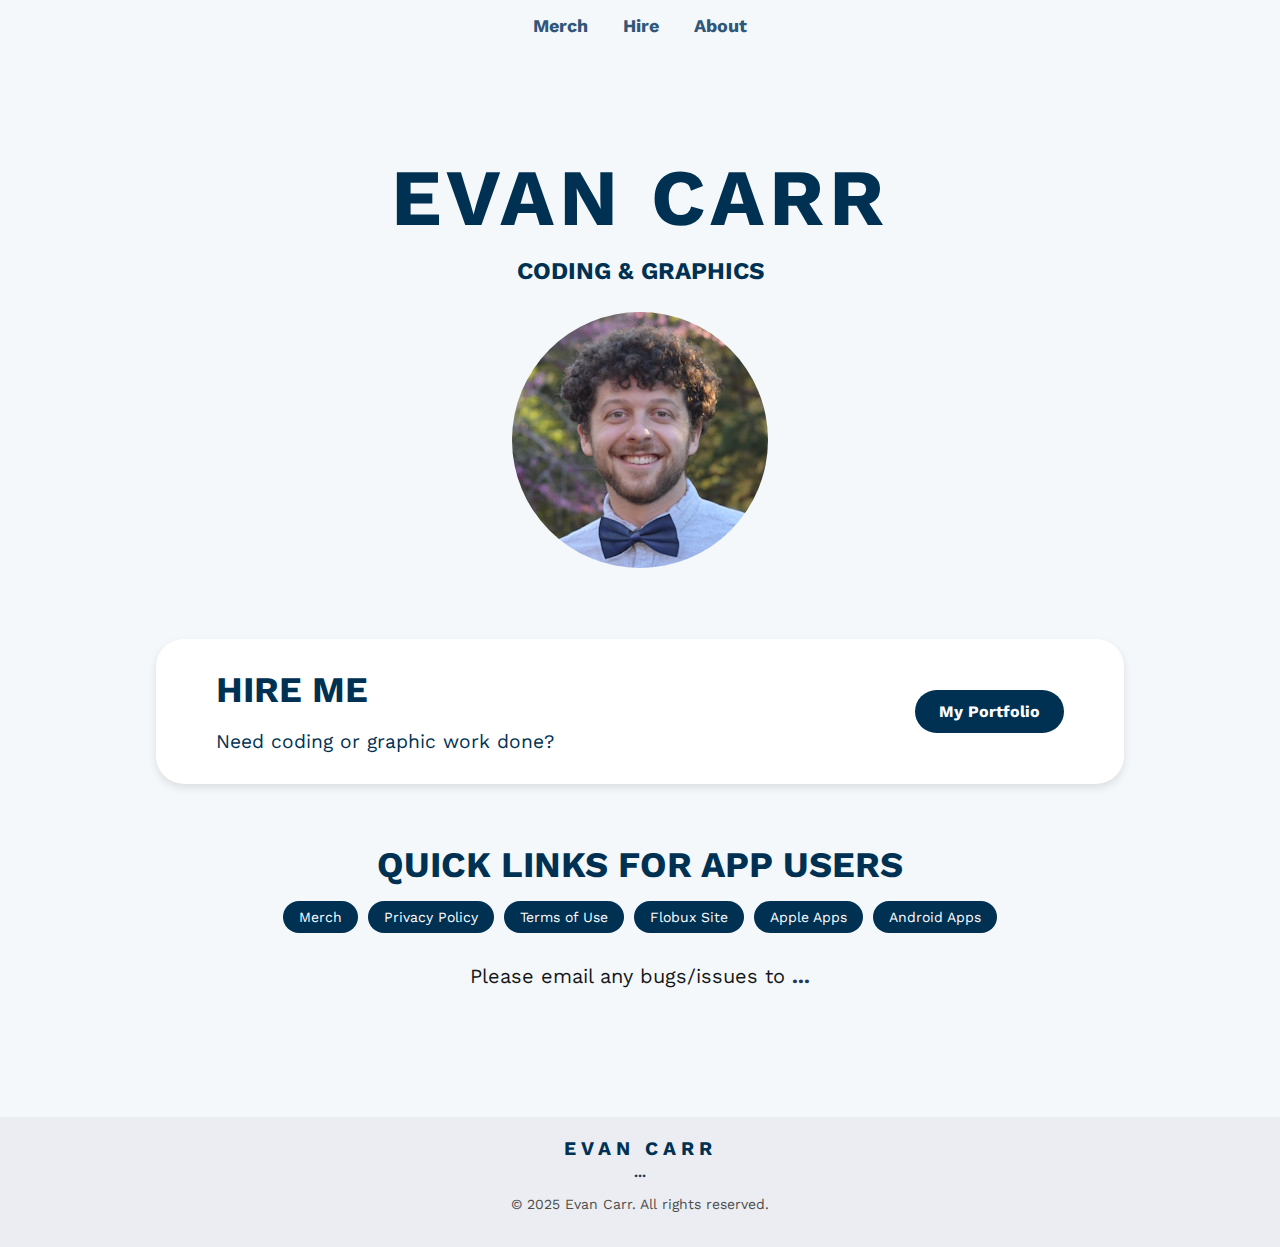
<file: index.html>
<!DOCTYPE html>
<html lang="en">
   <head>
      <meta charset="UTF-8">
      <meta name="viewport" content="width=device-width, initial-scale=1.0">
      <meta name="description" content="Evan Carr - professional coding and graphics services. View my portfolio, hire me for projects, or explore my latest apps and merch.">
      <meta name="keywords" content="Evan Carr, web developer, app developer, 3D modeling, Blender, scripting, API development, hire developer, freelance programmer">

      <title>Evan Carr</title>
      <meta charset="utf-8" >
      <link rel="stylesheet" href="globalstyle.css"/>
      <link rel="stylesheet" href="indexstyle.css"/>
      <link rel="stylesheet" href="https://cdnjs.cloudflare.com/ajax/libs/font-awesome/6.0.0-beta3/css/all.min.css">
      <link rel="preconnect" href="https://fonts.googleapis.com">
      <link rel="preconnect" href="https://fonts.gstatic.com" crossorigin>
      <link href="https://fonts.googleapis.com/css2?family=Work+Sans:wght@300;400;500;600&display=swap" rel="stylesheet">
      <script src="globalscript.js"></script>
      <link rel="icon" type="image/x-icon" href="favicon.ico">
   </head>
   <body>
      <div class="header">
         <button class="menu-button" onclick="toggleMenu()">☰</button>
         <nav class="nav animated">
            <a href="https://store.evancarr.life/">Merch</a>
            <a href="/hire">Hire</a>
            <a href="/">About</a>
         </nav>
         <div id="mobile-menu" class="mobile-menu">
            <a href="https://store.evancarr.life/">Merch</a>
            <a href="/hire">Hire</a>
            <a href="/">About</a>
         </div>
      </div>
      <div class="central_content">
         <h1 class="name-header">Evan Carr</h1>
         <p class="code-graphics-header">
         Coding & Graphics</p>
         <div class="centered"><img class="profile" src="assets/profile.jpg" alt=""></div>
         <div class="hire-section card">
            <div class="lrcontainer">
               <div class="left-side">
                  <h3>Hire Me</h3>
                  <p class="hire-text">Need coding or graphic work done?</p>
               </div>
               <div class="right-side">
                  <div class="end"><a class="button hoverbump hire-button animated" href="hire.html">My Portfolio</a></div>
               </div>
            </div>
         </div>
         <div></div>
         <div class="app-space">
            <h4>Quick Links for App Users</h4>
            <div class="quick-links animated-children popInChildren">
               <a href="https://store.evancarr.life" class="chip">Merch</a>
               <a href="privacy.html" class="chip">Privacy Policy</a>
               <a href="terms.html" class="chip">Terms of Use</a>
               <a href="https://info.flobux.app" class="chip">Flobux Site</a>
               <a href="https://apps.apple.com/us/developer/evan-carr/id1686736003" class="chip">Apple Apps</a>
               <a href="https://play.google.com/store/apps/developer?id=Pythogen+Dev" class="chip">Android Apps</a>
            </div>
            <p class="app-text">
               Please email any bugs/issues to 
               <a href="mailto:evanx@evanxcarr.lifex" class="email clicklink">
            <noscript> Please Enable Javscript</noscript>... </a></p>
         </div>
      </div>
      <footer class="footer">
         <p class="footer-text animated">EVAN CARR</p>
         <a href="mailto:evanx@evanxcarr.lifex" class="email clicklink">
            <noscript> Please Enable Javscript</noscript>
            ... 
         </a>
         <p class="copyright">&copy; 2025 Evan Carr. All rights reserved.</p>
      </footer>
   </body>
</html>
</file>
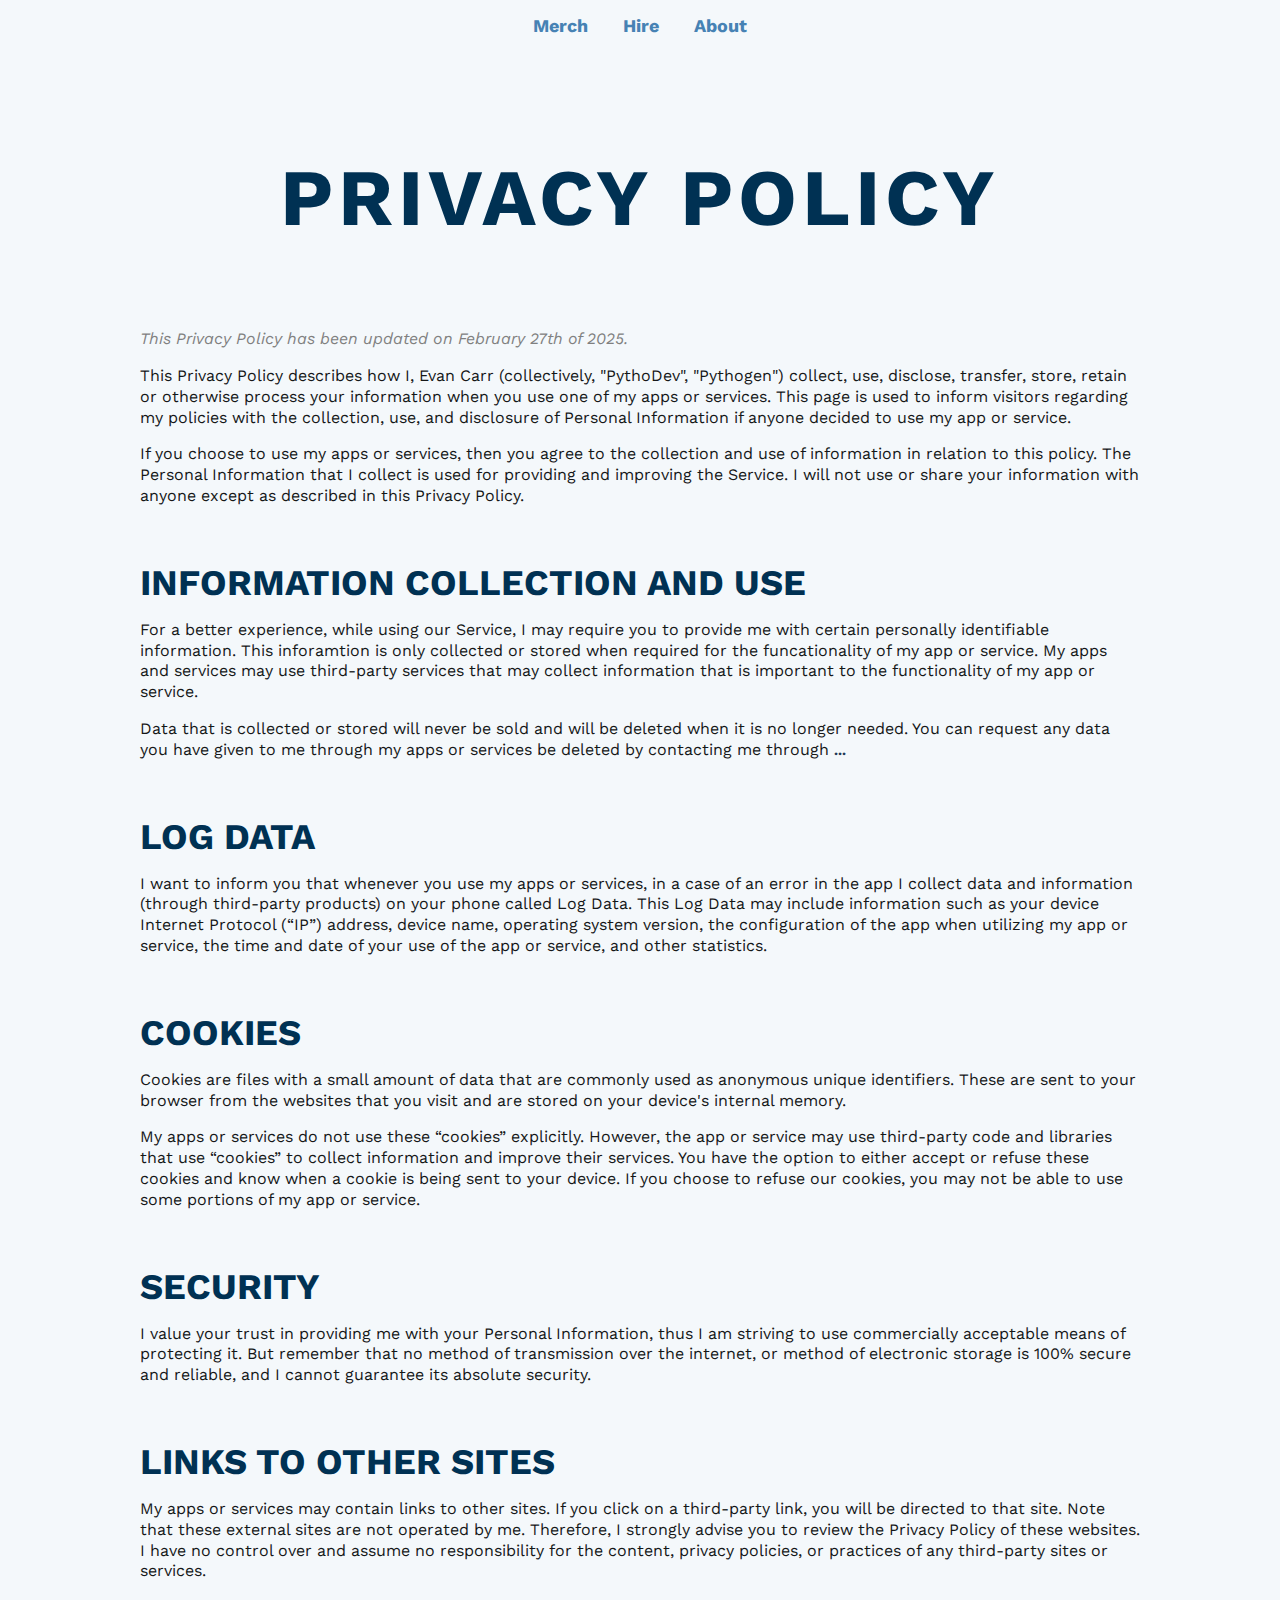
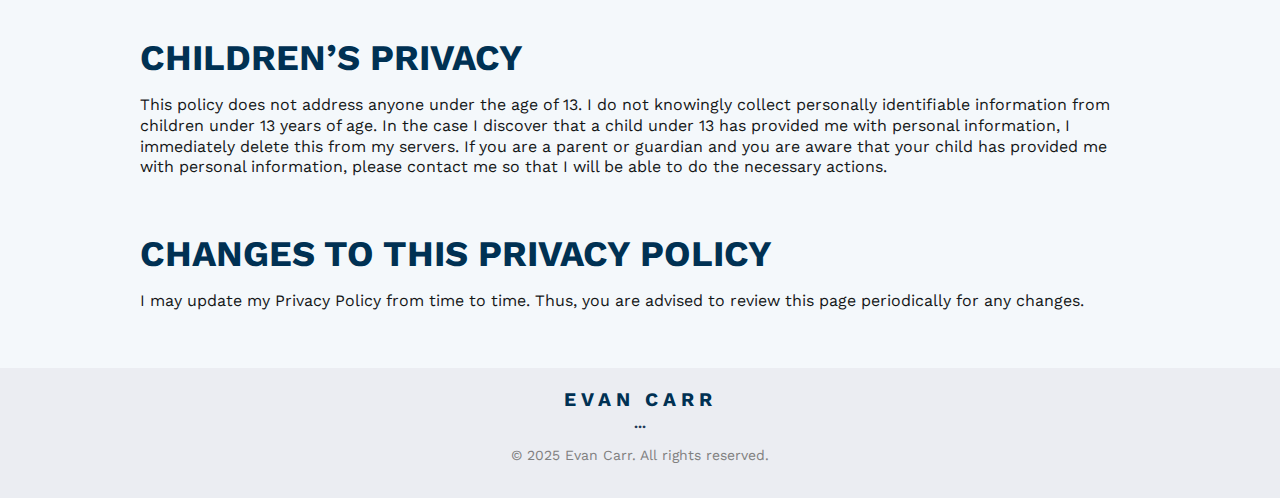
<file: privacy.html>
<!DOCTYPE html>
<html lang="en">
   <head>
      <meta charset="UTF-8">
      <meta name="viewport" content="width=device-width, initial-scale=1.0">
      <title>Evan Carr</title>
      <link rel="stylesheet" href="globalstyles.css"/>
      <link rel="stylesheet" href="privtermstyles.css"/>
      <link rel="preconnect" href="https://fonts.googleapis.com">
      <link rel="preconnect" href="https://fonts.gstatic.com" crossorigin>
      <link href="https://fonts.googleapis.com/css2?family=Anton+SC&display=swap" rel="stylesheet">
      <link href="https://fonts.googleapis.com/css2?family=Work+Sans:wght@300;400;500;600&display=swap" rel="stylesheet">
      <script src="globalscript.js"></script>
      <link rel="icon" type="image/x-icon" href="favicon.ico">
   </head>
   <body>
      <div class="header">
         <button class="menu-button" onclick="toggleMenu()">☰</button>
         <nav class="nav">
            <a href="https://evanexpress.square.site/">Merch</a>
            <a href="hire.html">Hire</a>
            <a href="index.html">About</a>
         </nav>
         <div id="mobile-menu" class="mobile-menu">
            <a href="https://evanexpress.square.site/">Merch</a>
            <a href="hire.html">Hire</a>
            <a href="index.html">About</a>
         </div>
      </div>
      <div class="central_content">
         <div class="privpolic">
            <h1>Privacy Policy</h1>
            <p class="privpupdate">This Privacy Policy has been updated on February 27th of 2025.
            </p>
            <p>This Privacy Policy describes how I, Evan Carr (collectively, "PythoDev", "Pythogen") collect, use, disclose, transfer, store, retain or otherwise process your information when you use one of my apps or services. This page is used to inform visitors regarding my policies with the collection, use, and disclosure of Personal Information if anyone decided to use my app or service. </p>
            <p>If you choose to use my apps or services, then you agree to the collection and use of information in relation to this policy. The Personal Information that I collect is used for providing and improving the Service. I will not use or share your information with anyone except as described in this Privacy Policy.</p>
            <h3>Information Collection and Use</h3>
            <p>For a better experience, while using our Service, I may require you to provide me with certain personally identifiable information. This inforamtion is only collected or stored when required for the funcationality of my app or service. My apps and services may use third-party services that may collect information that is important to the functionality of my app or service.</p>
            <p>
               Data that is collected or stored will never be sold and will be deleted when it is no longer needed. You can request any data you have given to me through my apps or services be deleted by contacting me through 
               <a href="mailto:epxcarrx00@gmaxilx.comx" id="mail_area" class="clicklink">
            <noscript> Please Enable Javscript</noscript>... </a></p>
            <h3>Log Data</h3>
            <p>I want to inform you that whenever you use my apps or services, in a case of an error in the app I collect data and information (through third-party products) on your phone called Log Data. This Log Data may include information such as your device Internet Protocol (“IP”) address, device name, operating system version, the configuration of the app when utilizing my app or service, the time and date of your use of the app or service, and other statistics.</p>
            <h3>Cookies</h3>
            <p>Cookies are files with a small amount of data that are commonly used as anonymous unique identifiers. These are sent to your browser from the websites that you visit and are stored on your device's internal memory.</p>
            <p>My apps or services do not use these “cookies” explicitly. However, the app or service may use third-party code and libraries that use “cookies” to collect information and improve their services. You have the option to either accept or refuse these cookies and know when a cookie is being sent to your device. If you choose to refuse our cookies, you may not be able to use some portions of my app or service.</p>
            <h3>Security</h3>
            <p>I value your trust in providing me with your Personal Information, thus I am striving to use commercially acceptable means of protecting it. But remember that no method of transmission over the internet, or method of electronic storage is 100% secure and reliable, and I cannot guarantee its absolute security.</p>
            <h3>Links to Other Sites</h3>
            <p>My apps or services may contain links to other sites. If you click on a third-party link, you will be directed to that site. Note that these external sites are not operated by me. Therefore, I strongly advise you to review the Privacy Policy of these websites. I have no control over and assume no responsibility for the content, privacy policies, or practices of any third-party sites or services.</p>
            <h3>Children’s Privacy</h3>
            <p>This policy does not address anyone under the age of 13. I do not knowingly collect personally identifiable information from children under 13 years of age. In the case I discover that a child under 13 has provided me with personal information, I immediately delete this from my servers. If you are a parent or guardian and you are aware that your child has provided me with personal information, please contact me so that I will be able to do the necessary actions.</p>
            <h3>Changes to This Privacy Policy</h3>
            <p>I may update my Privacy Policy from time to time. Thus, you are advised to review this page periodically for any changes.</p>
         </div>
      </div>
      <footer class="footer">
         <p class="footer-text">EVAN CARR</p>
         <a href="mailto:epxcarrx00@gmaxilx.comx" id="mail_area" class="clicklink">
            <noscript> Please Enable Javscript</noscript>
            ... 
         </a>
         <p class="copyright">&copy; 2025 Evan Carr. All rights reserved.</p>
      </footer>
   </body>
</html>
</file>
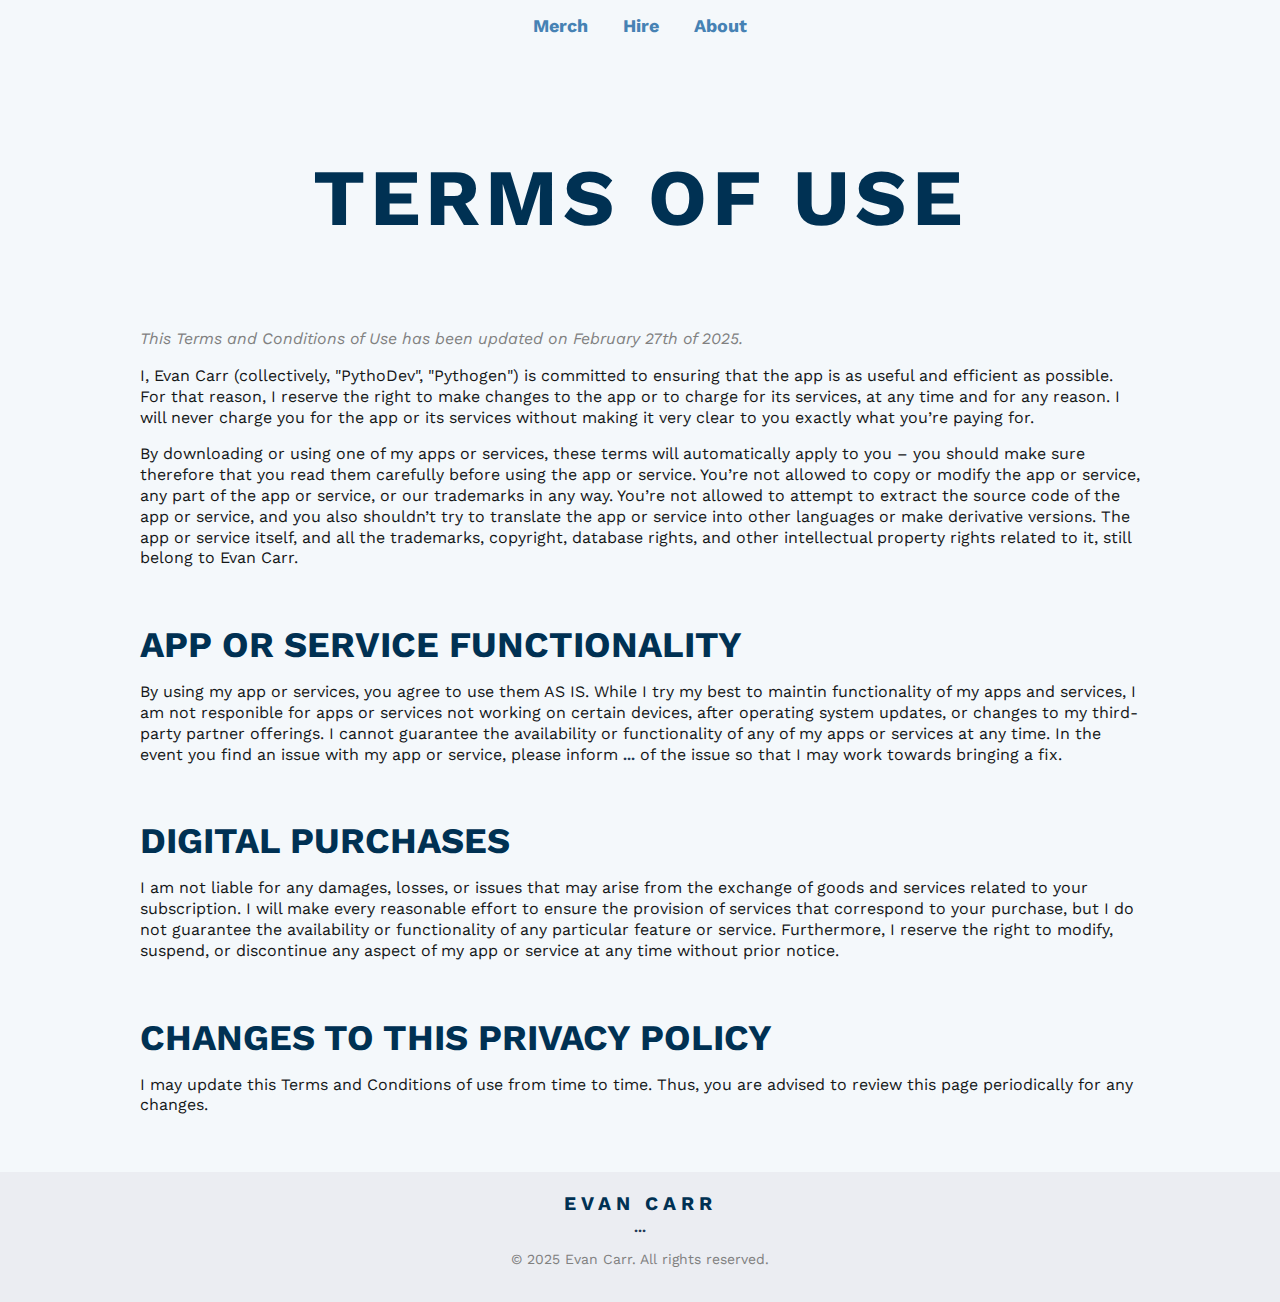
<file: terms.html>
<!DOCTYPE html>
<html lang="en">
   <head>
      <meta charset="UTF-8">
      <meta name="viewport" content="width=device-width, initial-scale=1.0">
      <title>Evan Carr</title>
      <link rel="stylesheet" href="globalstyles.css"/>
      <link rel="stylesheet" href="privtermstyles.css"/>
      <link rel="preconnect" href="https://fonts.googleapis.com">
      <link rel="preconnect" href="https://fonts.gstatic.com" crossorigin>
      <link href="https://fonts.googleapis.com/css2?family=Anton+SC&display=swap" rel="stylesheet">
      <link href="https://fonts.googleapis.com/css2?family=Work+Sans:wght@300;400;500;600&display=swap" rel="stylesheet">
      <script src="globalscript.js"></script>
      <link rel="icon" type="image/x-icon" href="favicon.ico">
   </head>
   <body>
      <div class="header">
         <button class="menu-button" onclick="toggleMenu()">☰</button>
         <nav class="nav">
            <a href="https://evanexpress.square.site/">Merch</a>
            <a href="hire.html">Hire</a>
            <a href="index.html">About</a>
         </nav>
         <div id="mobile-menu" class="mobile-menu">
            <a href="https://evanexpress.square.site/">Merch</a>
            <a href="hire.html">Hire</a>
            <a href="index.html">About</a>
         </div>
      </div>
      <div class="central_content">
         <div class="privpolic">
            <h1>Terms of Use</h1>
            <p class="privpupdate">This Terms and Conditions of Use has been updated on February 27th of 2025.
            </p>
            <p>I, Evan Carr (collectively, "PythoDev", "Pythogen") is committed to ensuring that the app is as useful and efficient as possible. For that reason, I reserve the right to make changes to the app or to charge for its services, at any time and for any reason. I will never charge you for the app or its services without making it very clear to you exactly what you’re paying for.</p>
            <p>By downloading or using one of my apps or services, these terms will automatically apply to you – you should make sure therefore that you read them carefully before using the app or service. You’re not allowed to copy or modify the app or service, any part of the app or service, or our trademarks in any way. You’re not allowed to attempt to extract the source code of the app or service, and you also shouldn’t try to translate the app or service into other languages or make derivative versions. The app or service itself, and all the trademarks, copyright, database rights, and other intellectual property rights related to it, still belong to Evan Carr. </p>
            <h3>App or Service Functionality</h3>
            <p>
               By using my app or services, you agree to use them AS IS. While I try my best to maintin functionality of my apps and services, I am not responible for apps or services not working on certain devices, after operating system updates, or changes to my third-party partner offerings. I cannot guarantee the availability or functionality of any of my apps or services at any time. In the event you find an issue with my app or service, please inform 
               <a href="mailto:epxcarrx00@gmaxilx.comx" id="mail_area" class="clicklink">
            <noscript> Please Enable Javscript</noscript>... </a> of the issue so that I may work towards bringing a fix.</p>
            <h3>Digital Purchases</h3>
            <p>I am not liable for any damages, losses, or issues that may arise from the exchange of goods and services related to your subscription. I will make every reasonable effort to ensure the provision of services that correspond to your purchase, but I do not guarantee the availability or functionality of any particular feature or service. Furthermore, I reserve the right to modify, suspend, or discontinue any aspect of my app or service at any time without prior notice.</p>
            <h3>Changes to This Privacy Policy</h3>
            <p>I may update this Terms and Conditions of use from time to time. Thus, you are advised to review this page periodically for any changes.</p>
         </div>
      </div>
      <footer class="footer">
         <p class="footer-text">EVAN CARR</p>
         <a href="mailto:epxcarrx00@gmaxilx.comx" id="mail_area" class="clicklink">
            <noscript> Please Enable Javscript</noscript>
            ... 
         </a>
         <p class="copyright">&copy; 2025 Evan Carr. All rights reserved.</p>
      </footer>
   </body>
</html>
</file>
<file: globalstyle.css>
html {
    scroll-behavior: smooth;
}


body { 
  margin: 0; padding: 0; 
  font-family: "Work Sans"; 
  background-color: #f4f8fb;
}

.header { 
  padding: 15px; 
  position: relative; 
}

.nav { display: flex; justify-content: center; gap: 35px; }

.nav a {
    color: #305678  ; /* Dark grey color */
    text-decoration: none;
    font-weight: bold;
    font-size: 18px;
    transition: color 0.3s ease; /* Smooth transition for hover effect */
}


.nav a:hover {
    color: black; /* Fully black on hover */
}

nav.visible {
  animation: slideFadeIn 1s forwards;
}

.menu-button { display: none; font-size: 24px; cursor: pointer; background: none; border: none; }

.mobile-menu {
  display: none;
  flex-direction: column;
  position: absolute;
  top: 50px;
  left: 10px;
  right: 10px;
  border-radius: 26px;
  background: white;
  z-index: 10;
  box-shadow: 0 4px 6px rgba(0, 0, 0, 0.1);
  animation: slideFadeIn 0.2s forwards;
}

.center {
  display: flex;
  align-items: center;
  justify-content: center;
  flex-direction: column;
}

.mobile-menu a {
  padding: 25px;
  border-bottom: 1px solid #ddd;
  text-decoration: none;
  color: var(--nav-text-color);
  font-style: normal;
  font-weight: bold;
  font-size: 22px;
}

.central_content {
    max-width: 1000px;
    margin: auto;
    padding: 0px 15px;
    min-height: 80vh;
}

@media (max-width: 600px) {
    .nav { display: none; }
    .menu-button { display: block; } 
}

h1 {
  font-size: 5rem; /* Large size */
  font-weight: bold;
  color: #003153; /* Deep blue to match the theme */
  text-align: center;
  text-transform: uppercase; /* All caps for emphasis */
  letter-spacing: 5px; /* Adds spacing between the letters */
  line-height: 1.2; /* Makes it taller and more open */
  padding-top: 45px;
  padding-bottom: 30px;
  animation: fadeIn 2s ease-in-out;
}

h2 {
  font-size: 3.5rem; /* Large size */
  font-weight: bold;
  margin-top: 70px;
  color: #003153; /* Deep blue to match the theme */
  text-align: center;
  text-transform: uppercase; /* All caps for emphasis */
  letter-spacing: 5px; /* Adds spacing between the letters */
  line-height: 1.2; /* Makes it taller and more open */
  padding: 20px 0; /* Adds spacing around the text */
}




h3 {
    
    font-optical-sizing: auto;
    font-size: 36px;
    text-transform: uppercase;
    font-weight: bolder;
    font-style: normal;
    text-align: left;
    margin-top: 55px;
    margin-bottom: 5px;
    color: #003153;
}

h4 {
   font-optical-sizing: auto;
    font-size: 36px;
    text-transform: uppercase;
    font-weight: bolder;
    font-style: normal;
    margin-top: 15px;
    margin-bottom: 5px;
    color: #003153;
}

h5 {
  margin: 0px;
  font-size: 1.5rem;
  text-transform: uppercase;
}

p {
  line-height: 1.3;
  color: #151718;
}

.button {
    display: inline-block;
    background-color: #003153; /* Blue color */
    color: #FFFFFF; /* White text */
    text-decoration: none;
    padding: 12px 24px;
    font-size: 16px;
    font-weight: bold;
    border-radius: 48px;
    transition: background-color 0.3s ease-in-out, transform 0.2s ease-in-out;
}

.padded {
    padding: 24px;
}

.padded-vert {
    padding-top: 24px;
    padding-bottom: 24px;
}



.card {
  background-color: #fff;
  border-radius: 28px;
  box-shadow: 0 4px 8px rgba(0, 0, 0, 0.1);
  margin: 16px;
}



.clicklink {
    display: inline-block; /* Makes it easier to style */
    
    font-size: 14px; /* Adjust for readability */
    color: #1e3a56; /* Deep but readable blue */
    text-decoration: none; /* Remove underline */
    font-weight: bold; /* Make it stand out */
    transition: color 0.3s ease, transform 0.2s ease;
    transition: transform 0.3s ease;

}

.clicklink:hover {
    color: #0f172a; /* Darker shade on hover */
    transform: scale(1.02); /* Slight grow effect */
    text-decoration: underline; /* Add underline on hover */
}


.lrcontainer {
    display: flex;
    gap: 20px;
    align-items: center;
    max-width: 1200px;
    margin: 0 auto;
}

/* Left Side - Card */
.left-side {
    
    flex: 1;
    text-align: center;
}


.left-side.visible {
  animation: slideInLeft 1.5s forwards;
}
.right-side.visible {
  animation: slideInRight 1.5s forwards;
}

/* Right Side */
.right-side {
    flex: 1;
    text-align: left;
}

.hoverbump:hover {
    transition: transform 0.3s ease;
    transform: translateY(-3px);
    cursor: pointer;
}


/* Responsive: Stack on smaller screens */
@media (max-width: 768px) {
    .lrcontainer {
        flex-direction: column;
    }

    
}

p.visible {
  animation: fadeIn 1s forwards;
}

.tri_col {
    display: grid;
    grid-template-columns: repeat(3, 1fr);
    gap: 20px;
    max-width: 1200px;
    margin: 0 auto;
}



/* Responsive: Stack into 1 column on small screens */
@media (max-width: 768px) {
    .tri_col {
        grid-template-columns: 1fr;
    }
}



.lightbox {
    display: none;
    position: fixed;
    top: 0;
    left: 0;
    width: 100%;
    height: 100%;
    background: rgba(0, 0, 0, 0.8);
    justify-content: center;
    align-items: center;
}

.lightbox-img {
    max-width: 80%;
    max-height: 80%;
    border-radius: 8px;
}

.close {
    position: absolute;
    top: 20px;
    right: 30px;
    font-size: 40px;
    color: white;
    cursor: pointer;
}

.clickable-img {
    cursor: zoom-in;
    transition: transform 0.3s ease;

}

.clickable-img:hover {
    transform: scale(1.05); /* Slight zoom effect */
    
}


.quick-links {
    display: flex;
    justify-content: center; /* Centers horizontally */
    align-items: center; /* Aligns items vertically */
    gap: 10px; /* Adds space between chips */
    padding: 10px;
    flex-wrap: wrap;
}



.chip {
    background-color: #003153;
    color: white;
    padding: 8px 16px;
    border-radius: 16px;
    text-decoration: none;
    font-size: 14px;
    transition: background 0.3s;
}

.chip:hover {
    background-color: #111111;
}


.footer-text {
  font-weight: bold;
  color: #003153; /* Deep blue to match the theme */
  text-align: center;
  text-transform: uppercase; /* All caps for emphasis */
  letter-spacing: 5px; /* Adds spacing between the letters */
  font-size: 1.2rem;
  margin: 0px;
}

.footer-text.visible {
  animation: slideFadeIn 1s forwards;
}

.footer {
  background-color: #ebedf2;
      width: 100%;
    padding-top: 20px;
    padding-bottom: 20px;
    text-align: center;
}

.copyright {
  color: #4D4D4D;
  font-size: 14px;
}



.popInChildren > *.visible {
  animation: popIn 1s forwards;
}

.pulseChildren > *.visible {
  animation: pulse .7s forwards;
}

.slideFadeInChildren > *.visible {
  animation: slideFadeIn 1s forwards;
}

.animated.visible {
  animation-fill-mode: forwards;
}

@keyframes popIn {
  0% {
    opacity: 0;
    transform: scale(0.8);
  }
  100% {
    opacity: 1;
    transform: scale(1);
  }
}

@keyframes fadeIn {
  0% {
    opacity: 0;
  }
  100% {
    opacity: 1;
  }
}

@keyframes slideFadeIn {
  0% {
    opacity: 0;
    transform: translateY(-30%);
  }
  100% {
    opacity: 1;
    transform: translateY(0);
  }
}

@keyframes slideInLeft {
  0% {
    transform: translateX(-100%);
    opacity: 0;
  }
  100% {
    transform: translateX(0);
    opacity: 1;
  }
}

@keyframes slideInRight {
  0% {
    transform: translateX(100%);
    opacity: 0;
  }
  100% {
    transform: translateX(0);
    opacity: 1;
  }
}

@keyframes bounce {
  0% {
    transform: translateY(0);
  }
  25% {
    transform: translateY(-10px);
  }
  50% {
    transform: translateY(0);
  }
  75% {
    transform: translateY(-5px);
  }
  100% {
    transform: translateY(0);
  }
}

@keyframes zoomIn {
  0% {
    transform: scale(0.5);
    opacity: 0;
  }
  100% {
    transform: scale(1);
    opacity: 1;
  }
}

@keyframes pulse {
  0% {
    transform: scale(1);
    opacity: 0;
  }
  70% {
    transform: scale(1.05);
    opacity: 0.8;
  }
  100% {
    transform: scale(1);
    opacity: 1;
  }
}


/* App Store & Google Play buttons */
.download-buttons {
    margin-top: 18px;
    display: flex;
    gap: 10px;
}


.download-buttons img {
    height: 45px;
}
</file>
<file: indexstyle.css>
.centered {
    display: flex;
    flex-direction: column; /* Stack elements vertically */
    justify-content: center; /* Center vertically */
    align-items: center; /* Center horizontally */
    text-align: center; /* Ensures text elements are centered */
}


.profile {
    max-width: 256px; /* Adjust size as needed */
    max-height: 256px;
    border-radius: 50%; /* Makes the image round */
    margin-bottom: 55px;
}

.name-header {
    margin-bottom: 0px;
    padding-bottom: 10px;
}

.code-graphics-header {
    margin-bottom: 25px !important;
    font-weight: bold;
    color: #003153;
    margin: 0px;
  font-size: 1.5rem;
  text-transform: uppercase;
}

body {
    text-align: center;
}



.hire-section {
    padding: 10px 60px;
    text-align: left;
}

.hire-section h3 {
    margin-bottom: 0px;
    margin-top: 20px;
}



.hire-button {
    margin-left: auto;
}


.hire-text {
    color: #003153;
    font-size: 1.2rem;
    text-align: left;
}

.end {
    display: flex;
    justify-content: flex-end; /* Pushes the button to the right */
}


.app-space {
    margin-top: 60px;

    margin-bottom: 128px;
}

.app-text {
    text-align: center;
    font-size: 20px;
} 

.app-text a {
    text-align: center;
    font-size: 20px;
}
</file>
<file: globalstyles.css>
html {
    scroll-behavior: smooth;
}


body { 
  margin: 0; padding: 0; 
  font-family: "Work Sans"; 
  background-color: #f4f8fb;
}

.header { 
  padding: 15px; 
  position: relative; 
}

.nav { display: flex; justify-content: center; gap: 35px; }

.nav a {
    color: #4682B4  ; /* Dark grey color */
    text-decoration: none;
    font-weight: bold;
    font-size: 18px;
    transition: color 0.3s ease; /* Smooth transition for hover effect */
}


.nav a:hover {
    color: black; /* Fully black on hover */
}

.menu-button { display: none; font-size: 24px; cursor: pointer; background: none; border: none; }

.mobile-menu { display: none; flex-direction: column; position: absolute; top: 50px; left: 0; right: 0; background: white; box-shadow: 0 4px 6px rgba(0, 0, 0, 0.1); }

.mobile-menu a { padding: 10px; border-bottom: 1px solid #ddd; text-decoration: none; color: #003153; }

.central_content {
    max-width: 1000px;
    margin: auto;
    padding: 0px 15px;
}

@media (max-width: 600px) {
    .nav { display: none; }
    .menu-button { display: block; } 
}

h1 {
  font-size: 5rem; /* Large size */
  font-weight: bold;
  color: #003153; /* Deep blue to match the theme */
  text-align: center;
  text-transform: uppercase; /* All caps for emphasis */
  letter-spacing: 5px; /* Adds spacing between the letters */
  line-height: 1.2; /* Makes it taller and more open */
  padding-top: 45px;
  padding-bottom: 30px;
  animation: fadeIn 2s ease-in-out;
}

h2 {
  font-size: 3.5rem; /* Large size */
  font-weight: bold;
  margin-top: 70px;
  color: #003153; /* Deep blue to match the theme */
  text-align: center;
  text-transform: uppercase; /* All caps for emphasis */
  letter-spacing: 5px; /* Adds spacing between the letters */
  line-height: 1.2; /* Makes it taller and more open */
  padding: 20px 0; /* Adds spacing around the text */
}


h3 {
    
    font-optical-sizing: auto;
    font-size: 36px;
    text-transform: uppercase;
    font-weight: bolder;
    font-style: normal;
    text-align: left;
    margin-top: 55px;
    margin-bottom: 5px;
    color: #003153;
}

h4 {
   font-optical-sizing: auto;
    font-size: 36px;
    text-transform: uppercase;
    font-weight: bolder;
    font-style: normal;
    margin-top: 15px;
    margin-bottom: 5px;
    color: #003153;
}

h5 {
  margin: 0px;
  font-size: 1.5rem;
  text-transform: uppercase;
}

p {
  line-height: 1.3;
  color: #151718;
}

.button {
    display: inline-block;
    background-color: #003153; /* Blue color */
    color: #FFFFFF; /* White text */
    text-decoration: none;
    padding: 12px 24px;
    font-size: 16px;
    font-weight: bold;
    border-radius: 48px;
    transition: background-color 0.3s ease-in-out, transform 0.2s ease-in-out;
}

.padded {
    padding: 24px;
}

.padded-vert {
    padding-top: 24px;
    padding-bottom: 24px;
}



.card {
  background-color: #fff;
  border-radius: 28px;
  box-shadow: 0 4px 8px rgba(0, 0, 0, 0.1);
  margin: 16px;
  transition: transform 0.2s ease-in-out, box-shadow 0.2s ease-in-out;
}





.clicklink {
    display: inline-block; /* Makes it easier to style */
    
    font-size: 14px; /* Adjust for readability */
    color: #1e3a56; /* Deep but readable blue */
    text-decoration: none; /* Remove underline */
    font-weight: bold; /* Make it stand out */
    transition: color 0.3s ease, transform 0.2s ease;
    transition: transform 0.3s ease;

}

.clicklink:hover {
    color: #0f172a; /* Darker shade on hover */
    transform: scale(1.02); /* Slight grow effect */
    text-decoration: underline; /* Add underline on hover */
}


.lrcontainer {
    display: flex;
    gap: 20px;
    align-items: center;
    max-width: 1200px;
    margin: 0 auto;
}

/* Left Side - Card */
.left-side {
    
    flex: 1;
    text-align: center;
}



/* Right Side */
.right-side {
    flex: 1;
    text-align: left;
}

.hoverbump:hover {
    transition: transform 0.3s ease;
    transform: translateY(-3px);
    cursor: pointer;
}


/* Responsive: Stack on smaller screens */
@media (max-width: 768px) {
    .lrcontainer {
        flex-direction: column;
    }

    
}


.tri_col {
    display: grid;
    grid-template-columns: repeat(3, 1fr);
    gap: 20px;
    max-width: 1200px;
    margin: 0 auto;
}



/* Responsive: Stack into 1 column on small screens */
@media (max-width: 768px) {
    .tri_col {
        grid-template-columns: 1fr;
    }
}



.lightbox {
    display: none;
    position: fixed;
    top: 0;
    left: 0;
    width: 100%;
    height: 100%;
    background: rgba(0, 0, 0, 0.8);
    justify-content: center;
    align-items: center;
}

.lightbox-img {
    max-width: 80%;
    max-height: 80%;
    border-radius: 8px;
}

.close {
    position: absolute;
    top: 20px;
    right: 30px;
    font-size: 40px;
    color: white;
    cursor: pointer;
}

.clickable-img {
    cursor: zoom-in;
    transition: transform 0.3s ease;

}

.clickable-img:hover {
    transform: scale(1.05); /* Slight zoom effect */
    
}


.quick-links {
    display: flex;
    justify-content: center; /* Centers horizontally */
    align-items: center; /* Aligns items vertically */
    gap: 10px; /* Adds space between chips */
    padding: 10px;
    flex-wrap: wrap;
}


.chip {
    background-color: #003153;
    color: white;
    padding: 8px 16px;
    border-radius: 16px;
    text-decoration: none;
    font-size: 14px;
    transition: background 0.3s;
}

.chip:hover {
    background-color: #111111;
}


.footer-text {
  font-weight: bold;
  color: #003153; /* Deep blue to match the theme */
  text-align: center;
  text-transform: uppercase; /* All caps for emphasis */
  letter-spacing: 5px; /* Adds spacing between the letters */
  font-size: 1.2rem;
  margin: 0px;
}

.footer {
  background-color: #ebedf2;
      width: 100%;
    padding-top: 20px;
    padding-bottom: 20px;
    text-align: center;
}

.copyright {
  color: grey;
  font-size: 14px;
}


@keyframes fadeIn {
  0% {
    opacity: 0;
    transform: translateY(-30px);
  }
  100% {
    opacity: 1;
    transform: translateY(0);
  }
}

/* App Store & Google Play buttons */
.download-buttons {
    margin-top: 18px;
    display: flex;
    gap: 10px;
}


.download-buttons img {
    height: 45px;
}
</file>
<file: privtermstyles.css>
.privpupdate {
    color: grey;
    font-style: italic;
}

.privpolic p {
    text-align: left !important; 
}

.privpolic {
    padding-bottom: 40px;
}
</file>
